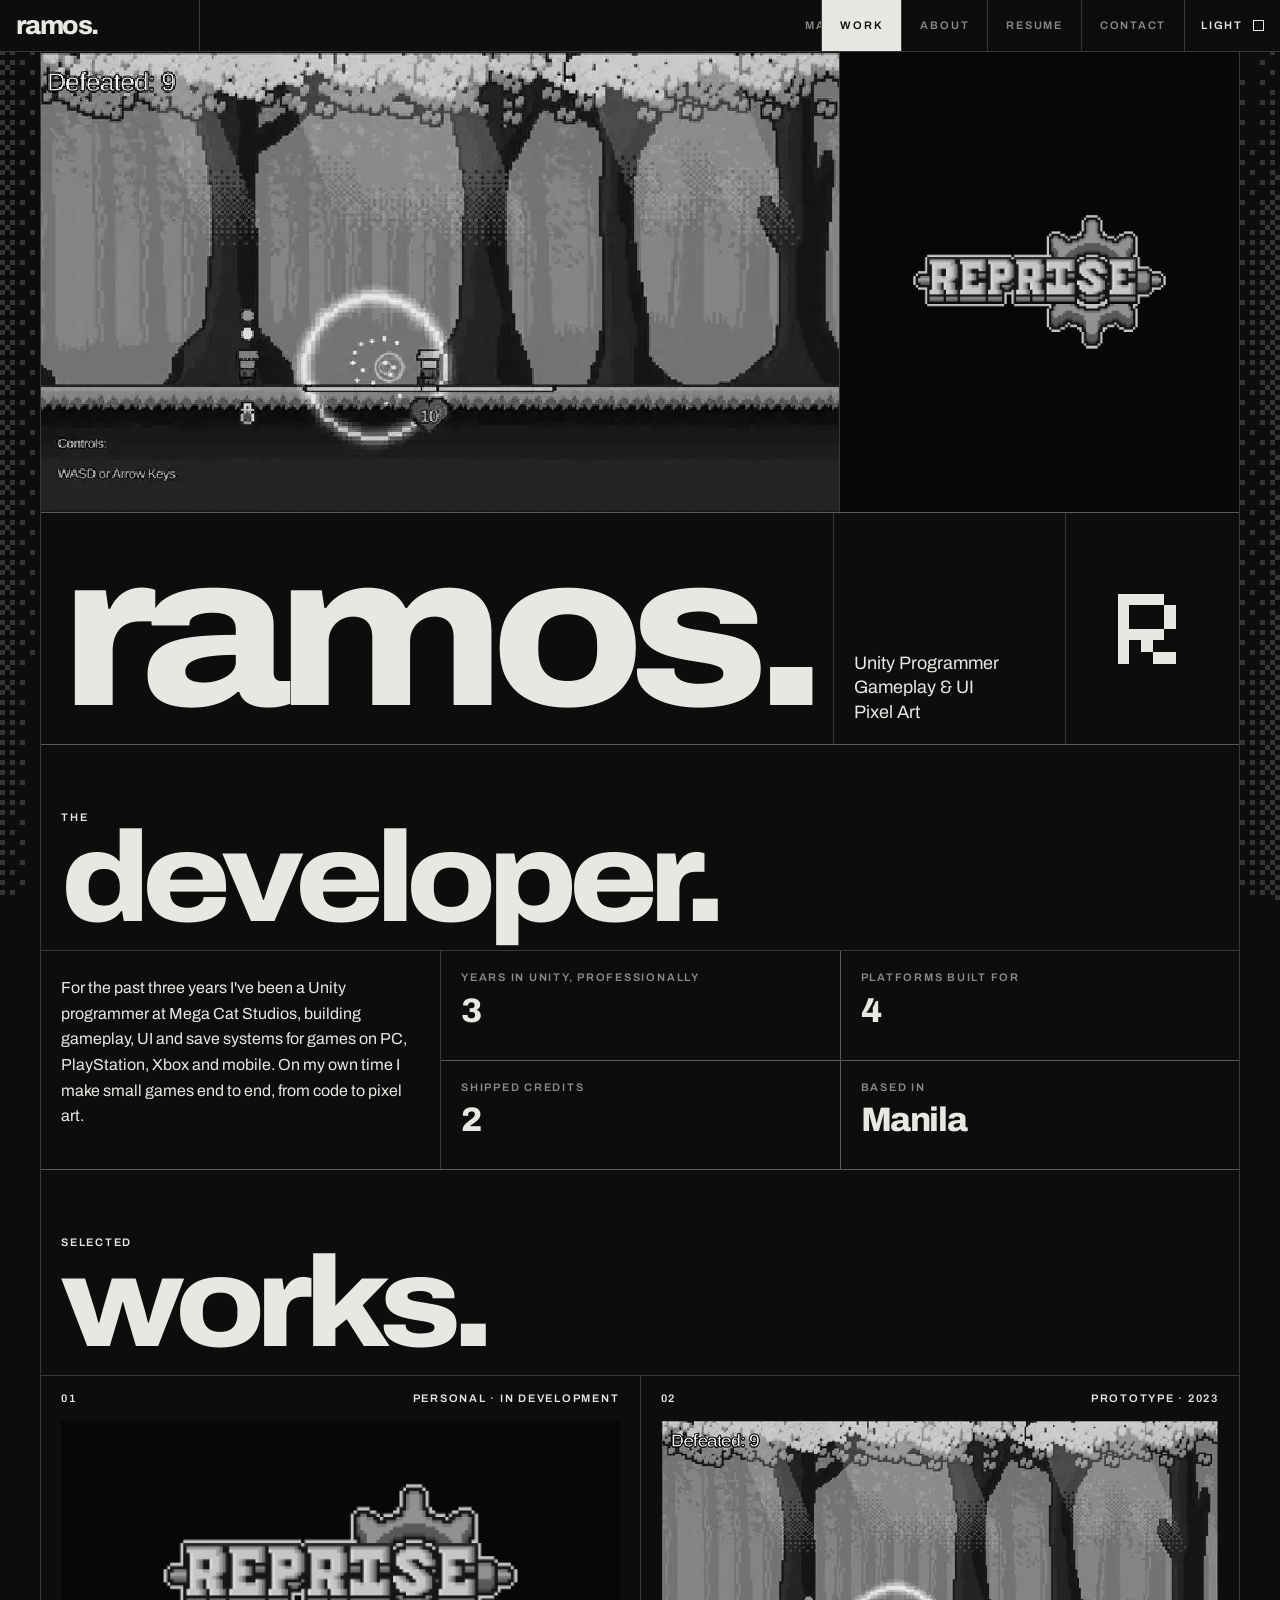
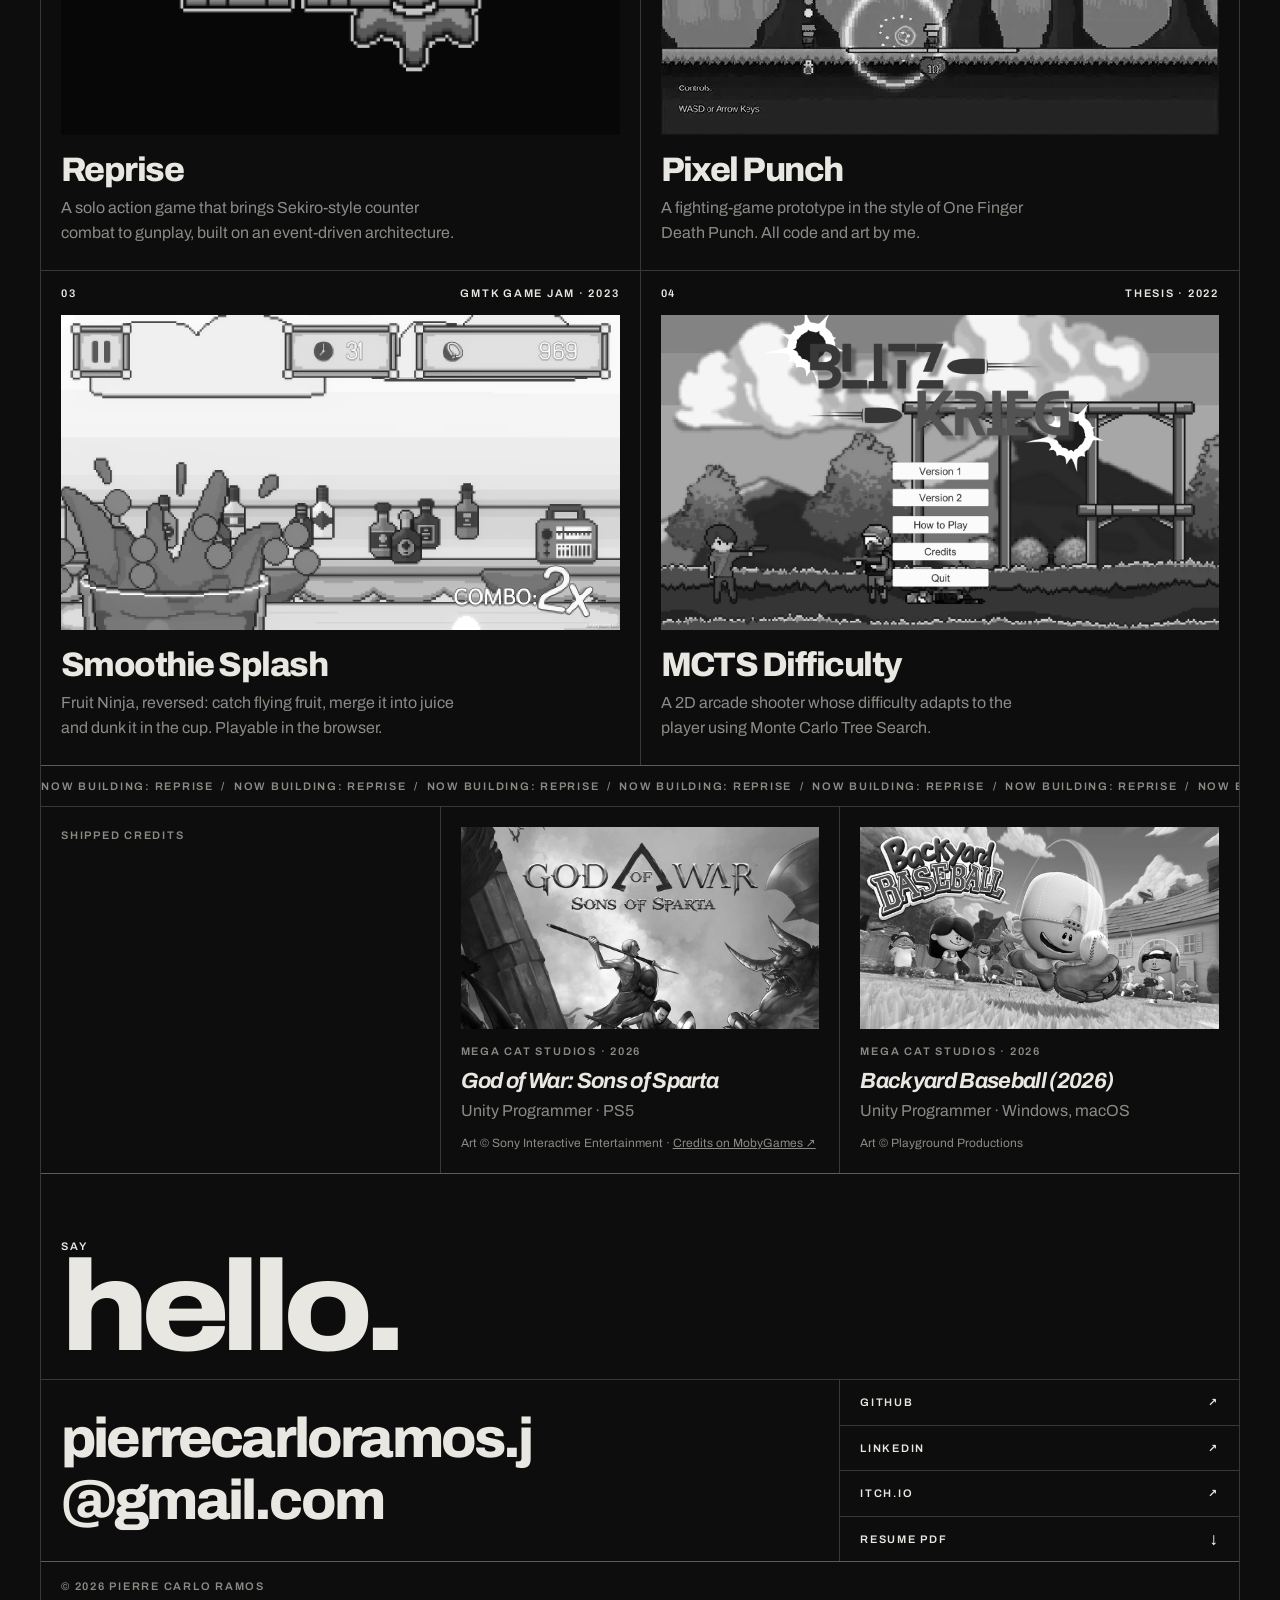
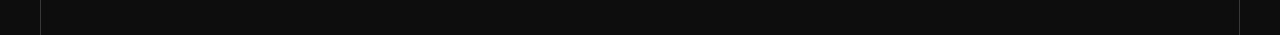
<file: docs/index.html>
<!doctype html>
<html lang="en" data-theme="dark">
<head>
  <meta charset="utf-8">
  <meta name="viewport" content="width=device-width, initial-scale=1">
  <title>Pierre Carlo Ramos · Unity Programmer</title>
  <meta name="description" content="Portfolio of Pierre Carlo Ramos, a Unity gameplay and UI programmer in Metro Manila working remotely.">
  <link rel="canonical" href="https://pierreramos.github.io/">
  <meta property="og:title" content="Pierre Carlo Ramos · Unity Programmer">
  <meta property="og:description" content="Portfolio of Pierre Carlo Ramos, a Unity gameplay and UI programmer in Metro Manila working remotely.">
  <meta property="og:type" content="website">
  <meta property="og:url" content="https://pierreramos.github.io/">
  <link rel="icon" href="data:image/svg+xml,%3Csvg xmlns='http://www.w3.org/2000/svg' viewBox='0 0 32 32'%3E%3Crect width='32' height='32' fill='%230d0d0d'/%3E%3Ctext x='16' y='23' font-family='Arial' font-weight='900' font-size='20' fill='%23e9e7e2' text-anchor='middle'%3Er.%3C/text%3E%3C/svg%3E">
  <link rel="preconnect" href="https://fonts.googleapis.com">
  <link rel="preconnect" href="https://fonts.gstatic.com" crossorigin>
  <link rel="stylesheet" href="https://fonts.googleapis.com/css2?family=Archivo:wdth,wght@62..125,400..900&display=swap">
  <link rel="stylesheet" href="css/style.css">
  <script>try { if (localStorage.getItem("theme") === "light") document.documentElement.dataset.theme = "light"; } catch (e) {}</script>
</head>
<body data-section="index.html">
<a class="skip-link" href="#content">Skip to content</a>
<header class="bar">
  <a class="logo" href="index.html" aria-label="Pierre Carlo Ramos, home">ramos.</a>
  <div class="ticker cap" aria-hidden="true"><span>Manila <b class="clock">--:--:--</b> PHT &nbsp;/&nbsp; Unity &nbsp;/&nbsp; C# &nbsp;/&nbsp; Gameplay systems &nbsp;/&nbsp; Game UI &nbsp;/&nbsp; Save systems &nbsp;/&nbsp; Pixel art &nbsp;/&nbsp; PC · PlayStation · Xbox · Mobile</span></div>
  <nav class="nav cap" id="nav" aria-label="Main">
    <a href="index.html">Work</a>
    <a href="about.html">About</a>
    <a href="resume.html">Resume</a>
    <a href="contact.html">Contact</a>
  </nav>
  <button class="theme-toggle cap" type="button" aria-pressed="false"><span>Light</span><i aria-hidden="true"></i></button>
  <button class="menu-toggle" type="button" aria-expanded="false" aria-controls="nav" aria-label="Menu"><b></b><b></b><b></b></button>
</header>
<main id="content" class="frame home">
    <div class="row hero-media">
      <figure class="shot" data-file="pixel-punch-cover.webp"><img src="assets/img/pixel-punch-cover.webp" alt="Pixel Punch gameplay"></figure>
      <figure class="shot" data-file="reprise-cover.png"><img class="fit" src="assets/img/reprise-cover.png" alt="Reprise logo"></figure>
    </div>
    <div class="row hero-name">
      <h1 class="big">ramos.<span class="sr-only"> Pierre Carlo Ramos, Unity programmer</span></h1>
      <p class="roles"><span>Unity Programmer</span><span>Gameplay &amp; UI</span><span>Pixel Art</span></p>
      <div class="mark" aria-hidden="true">
        <svg viewBox="0 0 8 8" shape-rendering="crispEdges" fill="currentColor"><path d="M1 1h4v1H1zM1 2h1v5H1zM5 2h1v2H5zM2 4h3v1H2zM3 5h1v1H3zM4 6h1v1H4zM5 6h1v1H5z"/></svg>
      </div>
    </div>

    <div class="section-head"><p class="cap">The</p><h2 class="big">developer.</h2></div>
    <div class="row bio">
      <p>For the past three years I've been a Unity programmer at Mega Cat Studios, building gameplay, UI and save
      systems for games on PC, PlayStation, Xbox and mobile. On my own time I make small games end to end, from code to
      pixel art.</p>
      <dl class="facts">
        <div><dt>Years in Unity, professionally</dt><dd>3</dd></div>
        <div><dt>Platforms built for</dt><dd>4</dd></div>
        <div><dt>Shipped credits</dt><dd>2</dd></div>
        <div><dt>Based in</dt><dd>Manila</dd></div>
      </dl>
    </div>

    <div class="section-head"><p class="cap">Selected</p><h2 class="big" id="work">works.</h2></div>
    <div class="row works">
      <a class="work" href="reprise.html">
        <header class="cap"><span>01</span><span>Personal · In development</span></header>
        <figure class="shot" data-file="reprise-cover.png"><img src="assets/img/reprise-cover.png" alt="" loading="lazy"></figure>
        <footer><h3>Reprise</h3><p>A solo action game that brings Sekiro-style counter combat to gunplay, built on an event-driven architecture.</p></footer>
      </a>
      <a class="work" href="pixel-punch.html">
        <header class="cap"><span>02</span><span>Prototype · 2023</span></header>
        <figure class="shot" data-file="pixel-punch-cover.webp"><img src="assets/img/pixel-punch-cover.webp" alt="" loading="lazy"></figure>
        <footer><h3>Pixel Punch</h3><p>A fighting-game prototype in the style of One Finger Death Punch. All code and art by me.</p></footer>
      </a>
      <a class="work" href="smoothie-splash.html">
        <header class="cap"><span>03</span><span>GMTK Game Jam · 2023</span></header>
        <figure class="shot" data-file="smoothie-splash-cover.png"><img src="assets/img/smoothie-splash-cover.png" alt="" loading="lazy"></figure>
        <footer><h3>Smoothie Splash</h3><p>Fruit Ninja, reversed: catch flying fruit, merge it into juice and dunk it in the cup. Playable in the browser.</p></footer>
      </a>
      <a class="work" href="thesis.html">
        <header class="cap"><span>04</span><span>Thesis · 2022</span></header>
        <figure class="shot" data-file="thesis-cover.png"><img src="assets/img/thesis-cover.png" alt="" loading="lazy"></figure>
        <footer><h3>MCTS Difficulty</h3><p>A 2D arcade shooter whose difficulty adapts to the player using Monte Carlo Tree Search.</p></footer>
      </a>
    </div>
    <a class="marquee cap" href="reprise.html" aria-label="Now building: Reprise"><span aria-hidden="true">Now building: Reprise &nbsp;/&nbsp; Now building: Reprise &nbsp;/&nbsp; Now building: Reprise &nbsp;/&nbsp; Now building: Reprise &nbsp;/&nbsp; Now building: Reprise &nbsp;/&nbsp; Now building: Reprise &nbsp;/&nbsp; Now building: Reprise &nbsp;/&nbsp; Now building: Reprise &nbsp;/&nbsp; Now building: Reprise &nbsp;/&nbsp; Now building: Reprise &nbsp;/&nbsp; Now building: Reprise &nbsp;/&nbsp; Now building: Reprise &nbsp;/&nbsp; Now building: Reprise &nbsp;/&nbsp; Now building: Reprise &nbsp;/&nbsp; Now building: Reprise &nbsp;/&nbsp; Now building: Reprise &nbsp;/&nbsp; </span></a>

    <div class="row credit-row">
      <div><p class="cap">Shipped credits</p></div>
      <div class="credit">
        <figure class="shot" data-file="credit-god-of-war.jpg"><img src="assets/img/credit-god-of-war.jpg" alt="God of War: Sons of Sparta cover art" loading="lazy"></figure>
        <p class="cap">Mega Cat Studios · 2026</p>
        <h3><i>God of War: Sons of Sparta</i></h3>
        <p>Unity Programmer · PS5</p>
        <p class="fine">Art © Sony Interactive Entertainment · <a href="https://www.mobygames.com/game/255146/god-of-war-sons-of-sparta/credits/playstation-5/">Credits on MobyGames ↗</a></p>
      </div>
      <div class="credit">
        <figure class="shot" data-file="credit-backyard-baseball.jpg"><img src="assets/img/credit-backyard-baseball.jpg" alt="Backyard Baseball cover art" loading="lazy"></figure>
        <p class="cap">Mega Cat Studios · 2026</p>
        <h3><i>Backyard Baseball (2026)</i></h3>
        <p>Unity Programmer · Windows, macOS</p>
        <p class="fine">Art © Playground Productions</p>
      </div>
    </div>

    <div class="section-head"><p class="cap">Say</p><h2 class="big">hello.</h2></div>
    <div class="row say">
      <a class="mail" href="mailto:pierrecarloramos.j@gmail.com">pierrecarloramos.j<br>@gmail.com</a>
      <div class="out cap">
        <a href="https://github.com/PierreRamos">GitHub <span aria-hidden="true">↗</span></a>
        <a href="https://www.linkedin.com/in/pierrecarloramos">LinkedIn <span aria-hidden="true">↗</span></a>
        <a href="https://pierrymarbles.itch.io">itch.io <span aria-hidden="true">↗</span></a>
        <a href="assets/Ramos_PierreCarlo_Resume.pdf" download>Resume PDF <span aria-hidden="true">↓</span></a>
      </div>
    </div>
  <footer class="foot cap"><span>© 2026 Pierre Carlo Ramos</span></footer>
  </main>
<script src="js/main.js"></script>
</body>
</html>
</file>
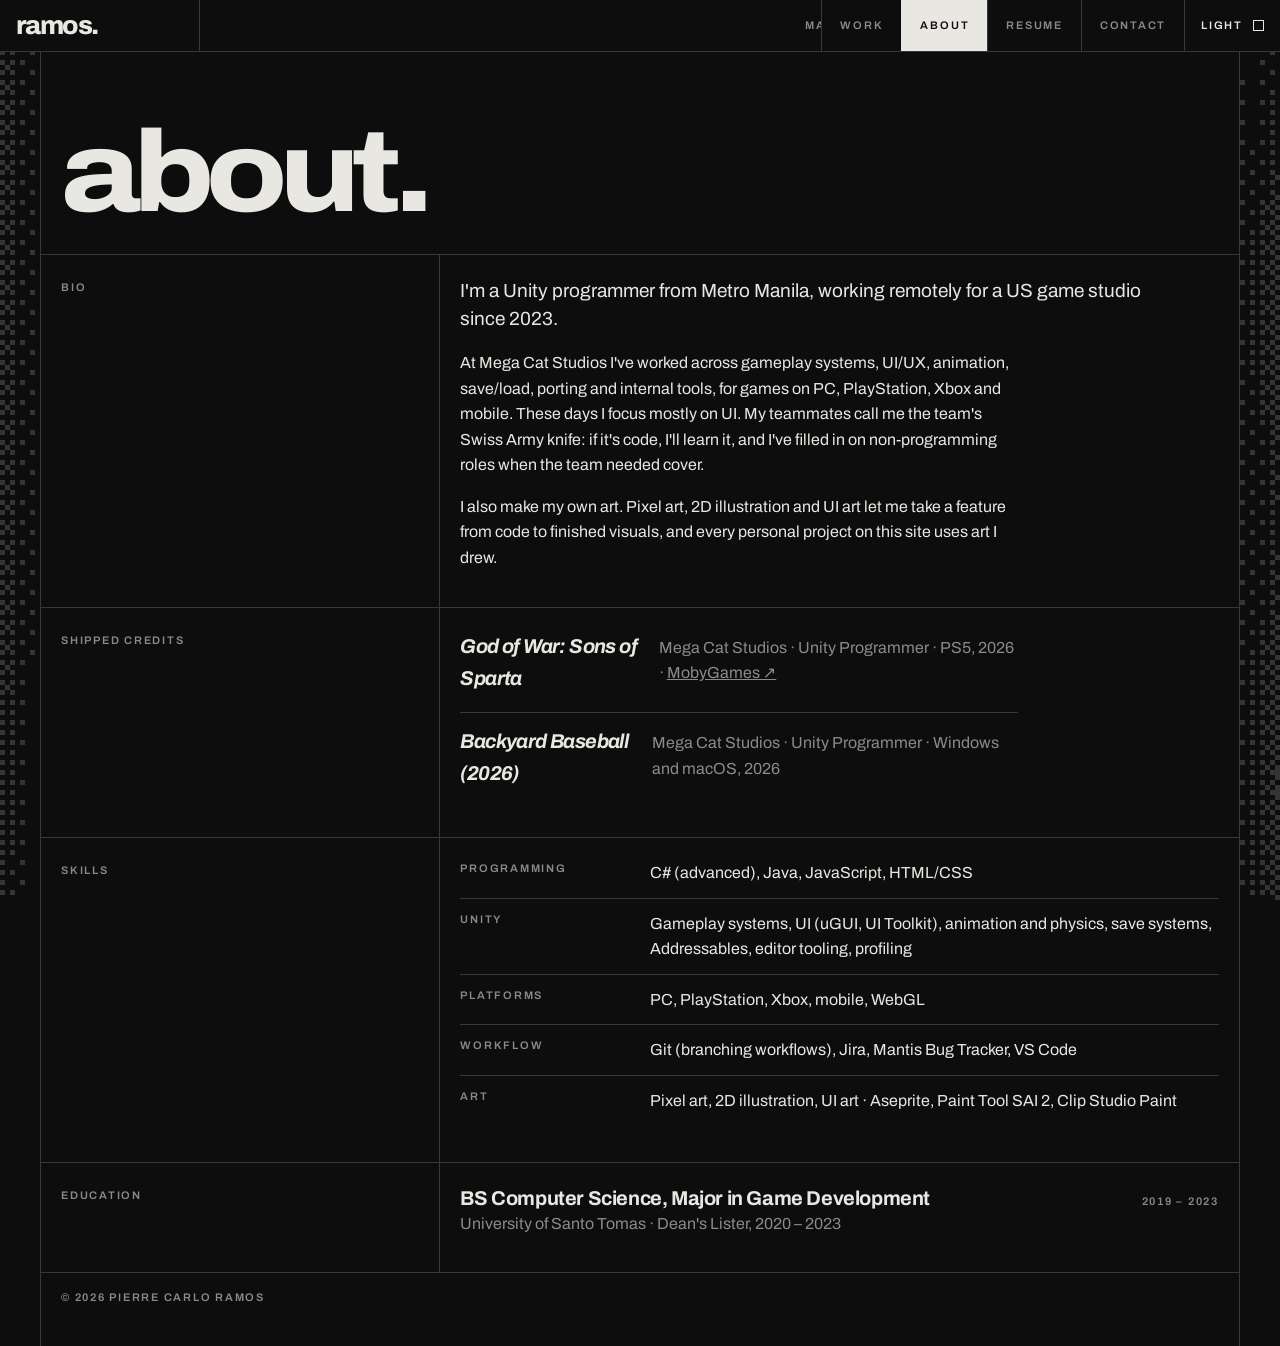
<file: docs/about.html>
<!doctype html>
<html lang="en" data-theme="dark">
<head>
  <meta charset="utf-8">
  <meta name="viewport" content="width=device-width, initial-scale=1">
  <title>About · Pierre Carlo Ramos</title>
  <meta name="description" content="About Pierre Carlo Ramos: Unity programmer, shipped credits, skills and education.">
  <link rel="canonical" href="https://pierreramos.github.io/about.html">
  <meta property="og:title" content="About · Pierre Carlo Ramos">
  <meta property="og:description" content="About Pierre Carlo Ramos: Unity programmer, shipped credits, skills and education.">
  <meta property="og:type" content="website">
  <meta property="og:url" content="https://pierreramos.github.io/about.html">
  <link rel="icon" href="data:image/svg+xml,%3Csvg xmlns='http://www.w3.org/2000/svg' viewBox='0 0 32 32'%3E%3Crect width='32' height='32' fill='%230d0d0d'/%3E%3Ctext x='16' y='23' font-family='Arial' font-weight='900' font-size='20' fill='%23e9e7e2' text-anchor='middle'%3Er.%3C/text%3E%3C/svg%3E">
  <link rel="preconnect" href="https://fonts.googleapis.com">
  <link rel="preconnect" href="https://fonts.gstatic.com" crossorigin>
  <link rel="stylesheet" href="https://fonts.googleapis.com/css2?family=Archivo:wdth,wght@62..125,400..900&display=swap">
  <link rel="stylesheet" href="css/style.css">
  <script>try { if (localStorage.getItem("theme") === "light") document.documentElement.dataset.theme = "light"; } catch (e) {}</script>
</head>
<body data-section="about.html">
<a class="skip-link" href="#content">Skip to content</a>
<header class="bar">
  <a class="logo" href="index.html" aria-label="Pierre Carlo Ramos, home">ramos.</a>
  <div class="ticker cap" aria-hidden="true"><span>Manila <b class="clock">--:--:--</b> PHT &nbsp;/&nbsp; Unity &nbsp;/&nbsp; C# &nbsp;/&nbsp; Gameplay systems &nbsp;/&nbsp; Game UI &nbsp;/&nbsp; Save systems &nbsp;/&nbsp; Pixel art &nbsp;/&nbsp; PC · PlayStation · Xbox · Mobile</span></div>
  <nav class="nav cap" id="nav" aria-label="Main">
    <a href="index.html">Work</a>
    <a href="about.html">About</a>
    <a href="resume.html">Resume</a>
    <a href="contact.html">Contact</a>
  </nav>
  <button class="theme-toggle cap" type="button" aria-pressed="false"><span>Light</span><i aria-hidden="true"></i></button>
  <button class="menu-toggle" type="button" aria-expanded="false" aria-controls="nav" aria-label="Menu"><b></b><b></b><b></b></button>
</header>
<main id="content" class="frame">
    <header class="page-head">
      <h1>about.</h1>
    </header>
    <section class="block"><h2>Bio</h2><div class="body"><p class="lead">I'm a Unity programmer from Metro Manila, working remotely for a US game studio since 2023.</p>
      <p>At Mega Cat Studios I've worked across gameplay systems, UI/UX, animation, save/load, porting and internal
      tools, for games on PC, PlayStation, Xbox and mobile. These days I focus mostly on UI. My teammates call me the
      team's Swiss Army knife: if it's code, I'll learn it, and I've filled in on non-programming roles when the team
      needed cover.</p>
      <p>I also make my own art. Pixel art, 2D illustration and UI art let me take a feature from code to finished
      visuals, and every personal project on this site uses art I drew.</p></div></section>
    <section class="block" aria-labelledby="credits"><h2 id="credits">Shipped credits</h2><div class="body"><ul class="credits">
        <li><span class="title"><i>God of War: Sons of Sparta</i></span><span class="meta">Mega Cat Studios · Unity Programmer · PS5, 2026 · <a href="https://www.mobygames.com/game/255146/god-of-war-sons-of-sparta/credits/playstation-5/">MobyGames ↗</a></span></li>
        <li><span class="title"><i>Backyard Baseball (2026)</i></span><span class="meta">Mega Cat Studios · Unity Programmer · Windows and macOS, 2026</span></li>
      </ul></div></section>
    <section class="block" aria-labelledby="skills"><h2 id="skills">Skills</h2><div class="body"><dl class="skills">
        <dt>Programming</dt><dd>C# (advanced), Java, JavaScript, HTML/CSS</dd>
        <dt>Unity</dt><dd>Gameplay systems, UI (uGUI, UI Toolkit), animation and physics, save systems, Addressables, editor tooling, profiling</dd>
        <dt>Platforms</dt><dd>PC, PlayStation, Xbox, mobile, WebGL</dd>
        <dt>Workflow</dt><dd>Git (branching workflows), Jira, Mantis Bug Tracker, VS Code</dd>
        <dt>Art</dt><dd>Pixel art, 2D illustration, UI art · Aseprite, Paint Tool SAI 2, Clip Studio Paint</dd>
      </dl></div></section>
    <section class="block" aria-labelledby="edu"><h2 id="edu">Education</h2><div class="body"><div class="entry">
        <div class="entry-head"><h3>BS Computer Science, Major in Game Development</h3><span class="when">2019 – 2023</span></div>
        <p class="sub">University of Santo Tomas · Dean's Lister, 2020 – 2023</p>
      </div></div></section>
  <footer class="foot cap"><span>© 2026 Pierre Carlo Ramos</span></footer>
  </main>
<script src="js/main.js"></script>
</body>
</html>
</file>
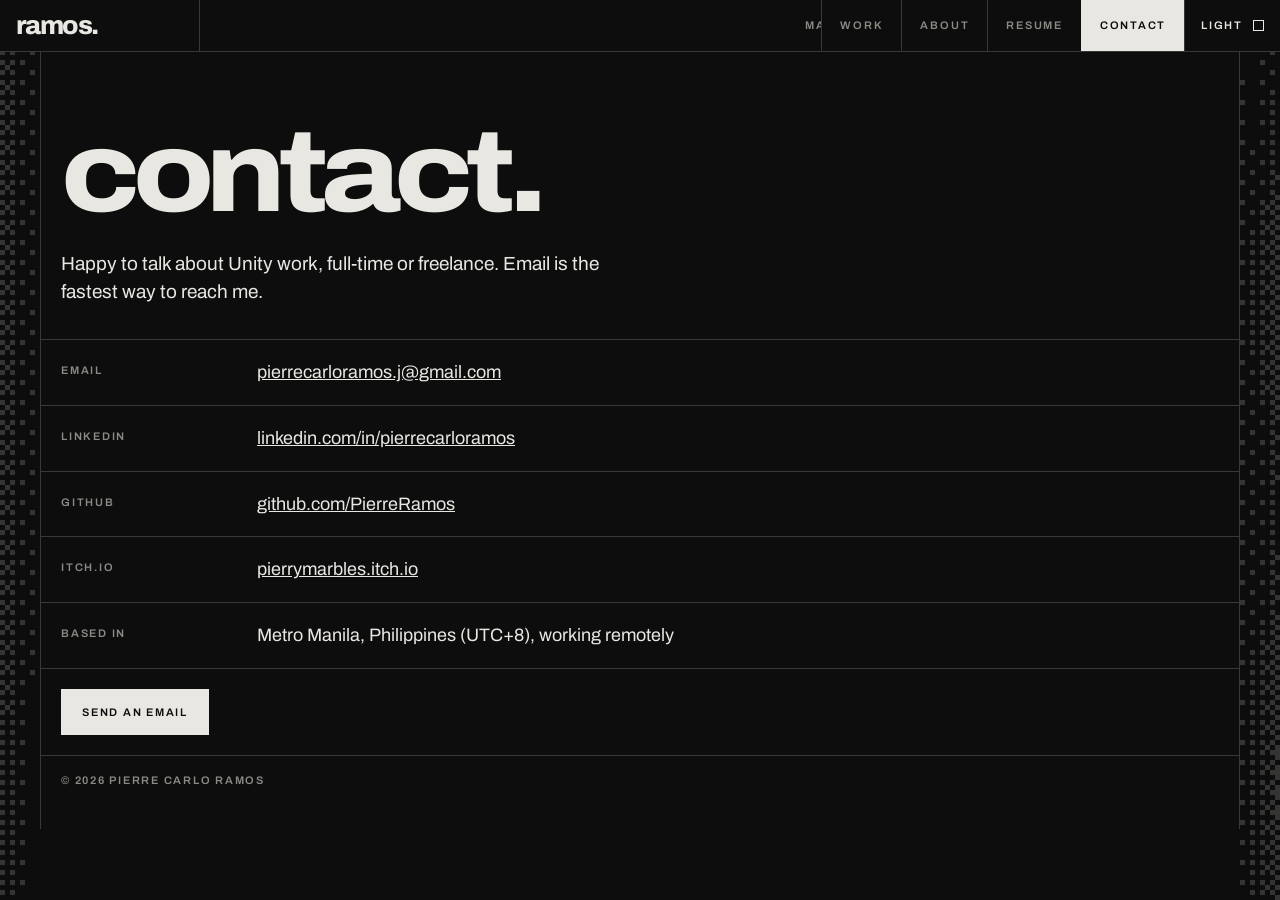
<file: docs/contact.html>
<!doctype html>
<html lang="en" data-theme="dark">
<head>
  <meta charset="utf-8">
  <meta name="viewport" content="width=device-width, initial-scale=1">
  <title>Contact · Pierre Carlo Ramos</title>
  <meta name="description" content="Get in touch with Pierre Carlo Ramos.">
  <link rel="canonical" href="https://pierreramos.github.io/contact.html">
  <meta property="og:title" content="Contact · Pierre Carlo Ramos">
  <meta property="og:description" content="Get in touch with Pierre Carlo Ramos.">
  <meta property="og:type" content="website">
  <meta property="og:url" content="https://pierreramos.github.io/contact.html">
  <link rel="icon" href="data:image/svg+xml,%3Csvg xmlns='http://www.w3.org/2000/svg' viewBox='0 0 32 32'%3E%3Crect width='32' height='32' fill='%230d0d0d'/%3E%3Ctext x='16' y='23' font-family='Arial' font-weight='900' font-size='20' fill='%23e9e7e2' text-anchor='middle'%3Er.%3C/text%3E%3C/svg%3E">
  <link rel="preconnect" href="https://fonts.googleapis.com">
  <link rel="preconnect" href="https://fonts.gstatic.com" crossorigin>
  <link rel="stylesheet" href="https://fonts.googleapis.com/css2?family=Archivo:wdth,wght@62..125,400..900&display=swap">
  <link rel="stylesheet" href="css/style.css">
  <script>try { if (localStorage.getItem("theme") === "light") document.documentElement.dataset.theme = "light"; } catch (e) {}</script>
</head>
<body data-section="contact.html">
<a class="skip-link" href="#content">Skip to content</a>
<header class="bar">
  <a class="logo" href="index.html" aria-label="Pierre Carlo Ramos, home">ramos.</a>
  <div class="ticker cap" aria-hidden="true"><span>Manila <b class="clock">--:--:--</b> PHT &nbsp;/&nbsp; Unity &nbsp;/&nbsp; C# &nbsp;/&nbsp; Gameplay systems &nbsp;/&nbsp; Game UI &nbsp;/&nbsp; Save systems &nbsp;/&nbsp; Pixel art &nbsp;/&nbsp; PC · PlayStation · Xbox · Mobile</span></div>
  <nav class="nav cap" id="nav" aria-label="Main">
    <a href="index.html">Work</a>
    <a href="about.html">About</a>
    <a href="resume.html">Resume</a>
    <a href="contact.html">Contact</a>
  </nav>
  <button class="theme-toggle cap" type="button" aria-pressed="false"><span>Light</span><i aria-hidden="true"></i></button>
  <button class="menu-toggle" type="button" aria-expanded="false" aria-controls="nav" aria-label="Menu"><b></b><b></b><b></b></button>
</header>
<main id="content" class="frame">
    <header class="page-head">
      <h1>contact.</h1>
      <p class="lead">Happy to talk about Unity work, full-time or freelance. Email is the fastest way to reach me.</p>
    </header>
    <ul class="contact-list">
      <li><span class="label">Email</span><a href="mailto:pierrecarloramos.j@gmail.com">pierrecarloramos.j@gmail.com</a></li>
      <li><span class="label">LinkedIn</span><a href="https://www.linkedin.com/in/pierrecarloramos">linkedin.com/in/pierrecarloramos</a></li>
      <li><span class="label">GitHub</span><a href="https://github.com/PierreRamos">github.com/PierreRamos</a></li>
      <li><span class="label">itch.io</span><a href="https://pierrymarbles.itch.io">pierrymarbles.itch.io</a></li>
      <li><span class="label">Based in</span><span>Metro Manila, Philippines (UTC+8), working remotely</span></li>
    </ul>
    <p><a class="button primary" href="mailto:pierrecarloramos.j@gmail.com">Send an email</a></p>
  <footer class="foot cap"><span>© 2026 Pierre Carlo Ramos</span></footer>
  </main>
<script src="js/main.js"></script>
</body>
</html>
</file>
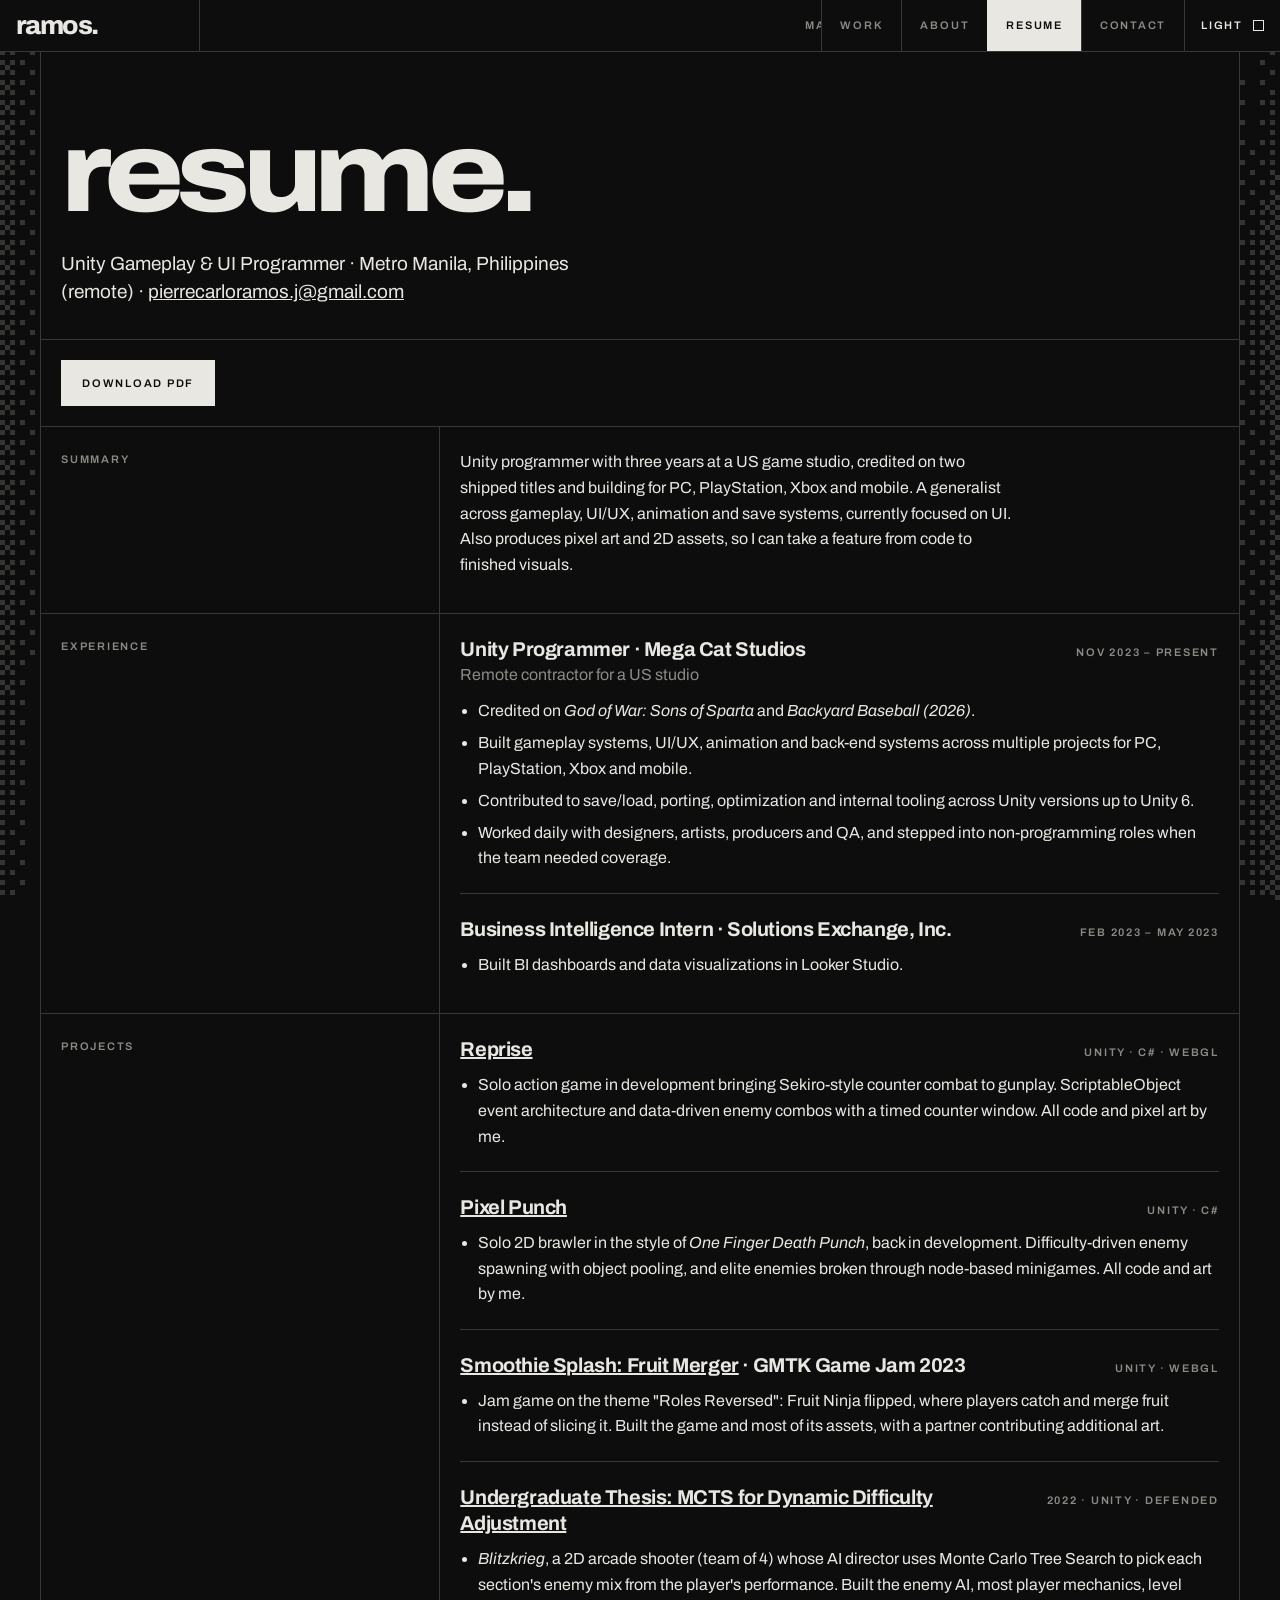
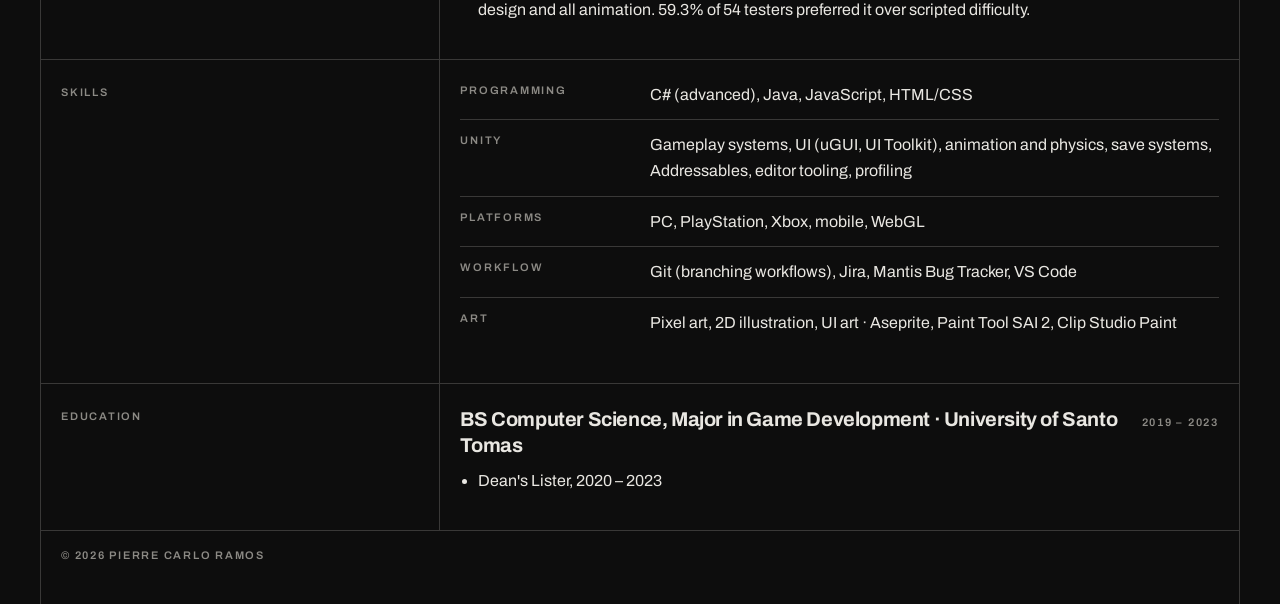
<file: docs/resume.html>
<!doctype html>
<html lang="en" data-theme="dark">
<head>
  <meta charset="utf-8">
  <meta name="viewport" content="width=device-width, initial-scale=1">
  <title>Resume · Pierre Carlo Ramos</title>
  <meta name="description" content="Resume of Pierre Carlo Ramos, Unity Gameplay and UI Programmer.">
  <link rel="canonical" href="https://pierreramos.github.io/resume.html">
  <meta property="og:title" content="Resume · Pierre Carlo Ramos">
  <meta property="og:description" content="Resume of Pierre Carlo Ramos, Unity Gameplay and UI Programmer.">
  <meta property="og:type" content="website">
  <meta property="og:url" content="https://pierreramos.github.io/resume.html">
  <link rel="icon" href="data:image/svg+xml,%3Csvg xmlns='http://www.w3.org/2000/svg' viewBox='0 0 32 32'%3E%3Crect width='32' height='32' fill='%230d0d0d'/%3E%3Ctext x='16' y='23' font-family='Arial' font-weight='900' font-size='20' fill='%23e9e7e2' text-anchor='middle'%3Er.%3C/text%3E%3C/svg%3E">
  <link rel="preconnect" href="https://fonts.googleapis.com">
  <link rel="preconnect" href="https://fonts.gstatic.com" crossorigin>
  <link rel="stylesheet" href="https://fonts.googleapis.com/css2?family=Archivo:wdth,wght@62..125,400..900&display=swap">
  <link rel="stylesheet" href="css/style.css">
  <script>try { if (localStorage.getItem("theme") === "light") document.documentElement.dataset.theme = "light"; } catch (e) {}</script>
</head>
<body data-section="resume.html">
<a class="skip-link" href="#content">Skip to content</a>
<header class="bar">
  <a class="logo" href="index.html" aria-label="Pierre Carlo Ramos, home">ramos.</a>
  <div class="ticker cap" aria-hidden="true"><span>Manila <b class="clock">--:--:--</b> PHT &nbsp;/&nbsp; Unity &nbsp;/&nbsp; C# &nbsp;/&nbsp; Gameplay systems &nbsp;/&nbsp; Game UI &nbsp;/&nbsp; Save systems &nbsp;/&nbsp; Pixel art &nbsp;/&nbsp; PC · PlayStation · Xbox · Mobile</span></div>
  <nav class="nav cap" id="nav" aria-label="Main">
    <a href="index.html">Work</a>
    <a href="about.html">About</a>
    <a href="resume.html">Resume</a>
    <a href="contact.html">Contact</a>
  </nav>
  <button class="theme-toggle cap" type="button" aria-pressed="false"><span>Light</span><i aria-hidden="true"></i></button>
  <button class="menu-toggle" type="button" aria-expanded="false" aria-controls="nav" aria-label="Menu"><b></b><b></b><b></b></button>
</header>
<main id="content" class="frame">
    <header class="page-head">
      <h1>resume.</h1>
      <p class="lead">Unity Gameplay &amp; UI Programmer · Metro Manila, Philippines (remote) ·
        <a href="mailto:pierrecarloramos.j@gmail.com">pierrecarloramos.j@gmail.com</a></p>
    </header>
    <p class="no-print"><a class="button primary" href="assets/Ramos_PierreCarlo_Resume.pdf" download>Download PDF</a></p>
    <section class="block" aria-labelledby="summary"><h2 id="summary">Summary</h2><div class="body"><p class="prose">Unity programmer with three years at a US game studio, credited on two shipped titles and
      building for PC, PlayStation, Xbox and mobile. A generalist across gameplay, UI/UX, animation and save systems,
      currently focused on UI. Also produces pixel art and 2D assets, so I can take a feature from code to finished
      visuals.</p></div></section>
    <section class="block" aria-labelledby="experience"><h2 id="experience">Experience</h2><div class="body"><div class="entry">
        <div class="entry-head"><h3>Unity Programmer · Mega Cat Studios</h3><span class="when">Nov 2023 – Present</span></div>
        <p class="sub">Remote contractor for a US studio</p>
        <ul>
          <li>Credited on <i>God of War: Sons of Sparta</i> and <i>Backyard Baseball (2026)</i>.</li>
          <li>Built gameplay systems, UI/UX, animation and back-end systems across multiple projects for PC, PlayStation, Xbox and mobile.</li>
          <li>Contributed to save/load, porting, optimization and internal tooling across Unity versions up to Unity 6.</li>
          <li>Worked daily with designers, artists, producers and QA, and stepped into non-programming roles when the team needed coverage.</li>
        </ul>
      </div>
      <div class="entry">
        <div class="entry-head"><h3>Business Intelligence Intern · Solutions Exchange, Inc.</h3><span class="when">Feb 2023 – May 2023</span></div>
        <ul><li>Built BI dashboards and data visualizations in Looker Studio.</li></ul>
      </div></div></section>
    <section class="block" aria-labelledby="projects"><h2 id="projects">Projects</h2><div class="body"><div class="entry">
        <div class="entry-head"><h3><a href="reprise.html">Reprise</a></h3><span class="when">Unity · C# · WebGL</span></div>
        <ul><li>Solo action game in development bringing Sekiro-style counter combat to gunplay. ScriptableObject event architecture and data-driven enemy combos with a timed counter window. All code and pixel art by me.</li></ul>
      </div>
      <div class="entry">
        <div class="entry-head"><h3><a href="pixel-punch.html">Pixel Punch</a></h3><span class="when">Unity · C#</span></div>
        <ul><li>Solo 2D brawler in the style of <i>One Finger Death Punch</i>, back in development. Difficulty-driven enemy spawning with object pooling, and elite enemies broken through node-based minigames. All code and art by me.</li></ul>
      </div>
      <div class="entry">
        <div class="entry-head"><h3><a href="smoothie-splash.html">Smoothie Splash: Fruit Merger</a> · GMTK Game Jam 2023</h3><span class="when">Unity · WebGL</span></div>
        <ul><li>Jam game on the theme "Roles Reversed": Fruit Ninja flipped, where players catch and merge fruit instead of slicing it. Built the game and most of its assets, with a partner contributing additional art.</li></ul>
      </div>
      <div class="entry">
        <div class="entry-head"><h3><a href="thesis.html">Undergraduate Thesis: MCTS for Dynamic Difficulty Adjustment</a></h3><span class="when">2022 · Unity · Defended</span></div>
        <ul><li><i>Blitzkrieg</i>, a 2D arcade shooter (team of 4) whose AI director uses Monte Carlo Tree Search to pick each section's enemy mix from the player's performance. Built the enemy AI, most player mechanics, level design and all animation. 59.3% of 54 testers preferred it over scripted difficulty.</li></ul>
      </div></div></section>
    <section class="block" aria-labelledby="skills"><h2 id="skills">Skills</h2><div class="body"><dl class="skills">
        <dt>Programming</dt><dd>C# (advanced), Java, JavaScript, HTML/CSS</dd>
        <dt>Unity</dt><dd>Gameplay systems, UI (uGUI, UI Toolkit), animation and physics, save systems, Addressables, editor tooling, profiling</dd>
        <dt>Platforms</dt><dd>PC, PlayStation, Xbox, mobile, WebGL</dd>
        <dt>Workflow</dt><dd>Git (branching workflows), Jira, Mantis Bug Tracker, VS Code</dd>
        <dt>Art</dt><dd>Pixel art, 2D illustration, UI art · Aseprite, Paint Tool SAI 2, Clip Studio Paint</dd>
      </dl></div></section>
    <section class="block" aria-labelledby="edu"><h2 id="edu">Education</h2><div class="body"><div class="entry">
        <div class="entry-head"><h3>BS Computer Science, Major in Game Development · University of Santo Tomas</h3><span class="when">2019 – 2023</span></div>
        <ul><li>Dean's Lister, 2020 – 2023</li></ul>
      </div></div></section>
  <footer class="foot cap"><span>© 2026 Pierre Carlo Ramos</span></footer>
  </main>
<script src="js/main.js"></script>
</body>
</html>
</file>
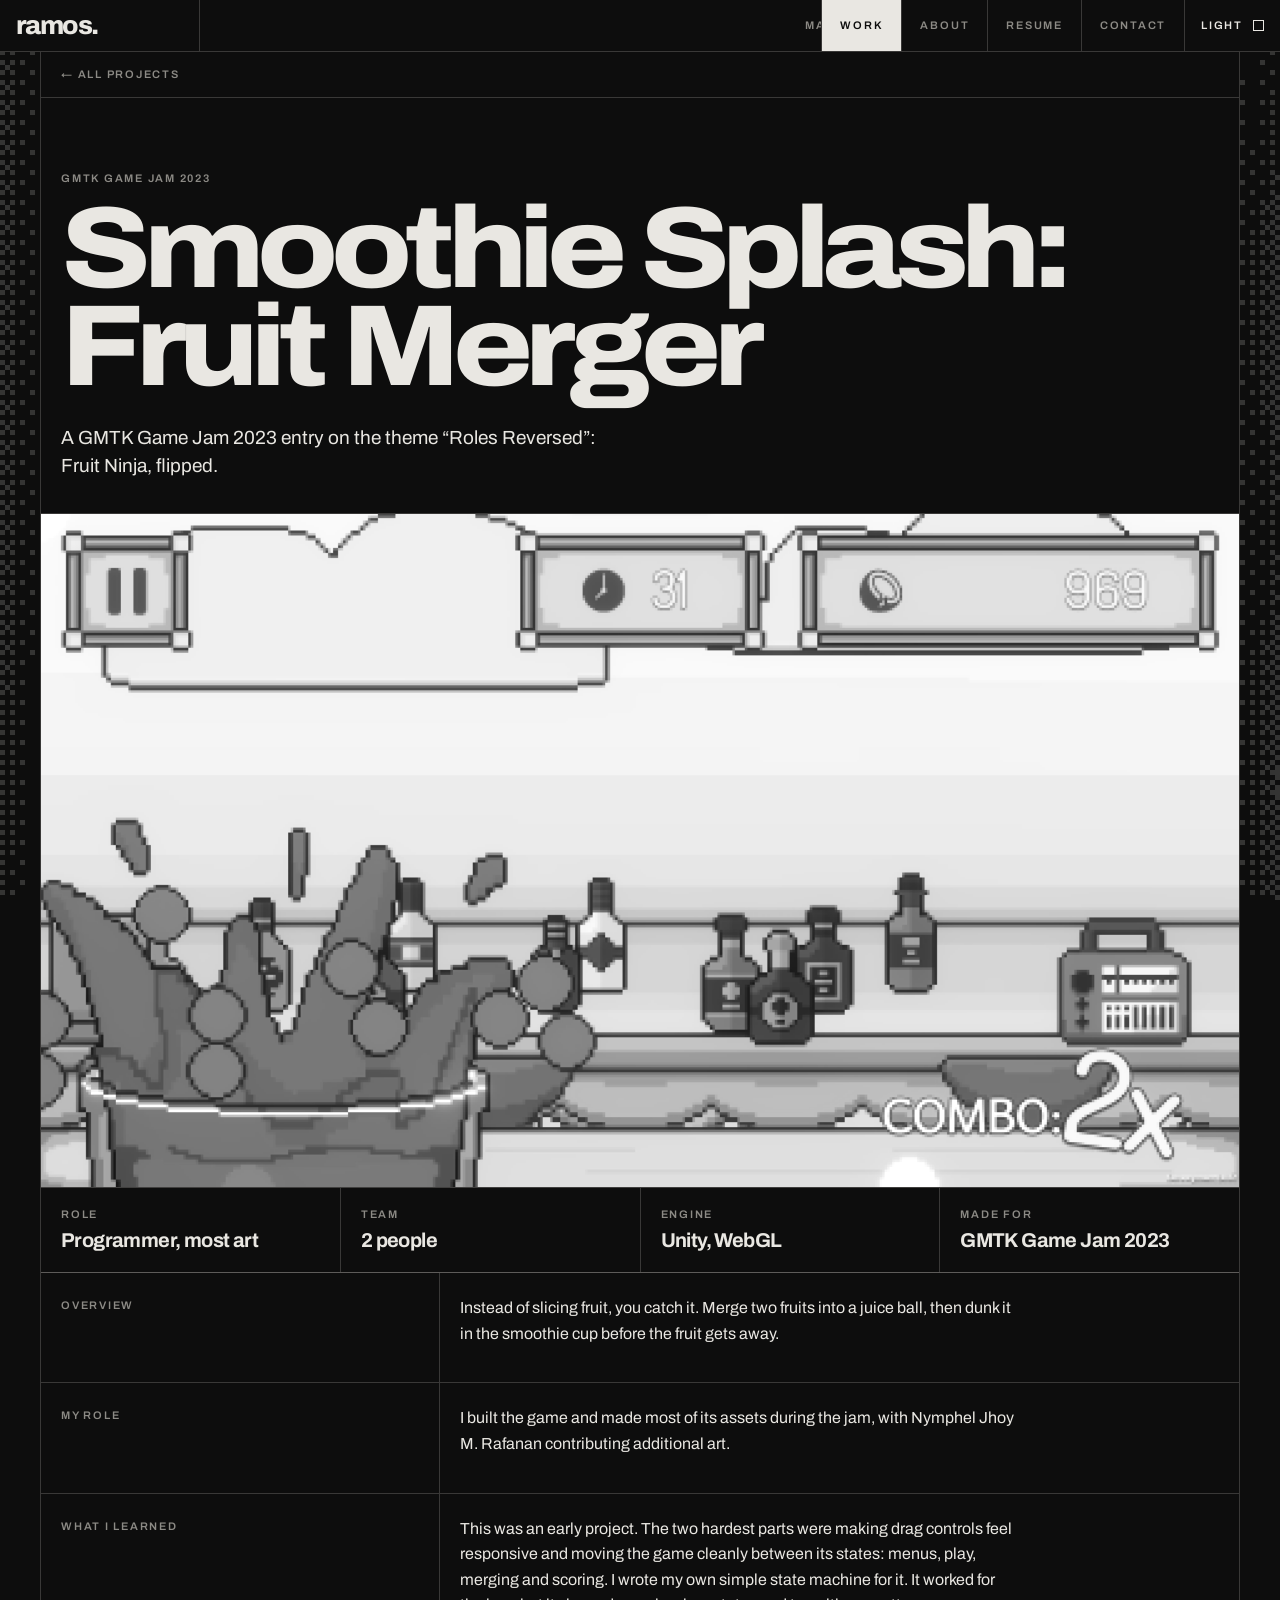
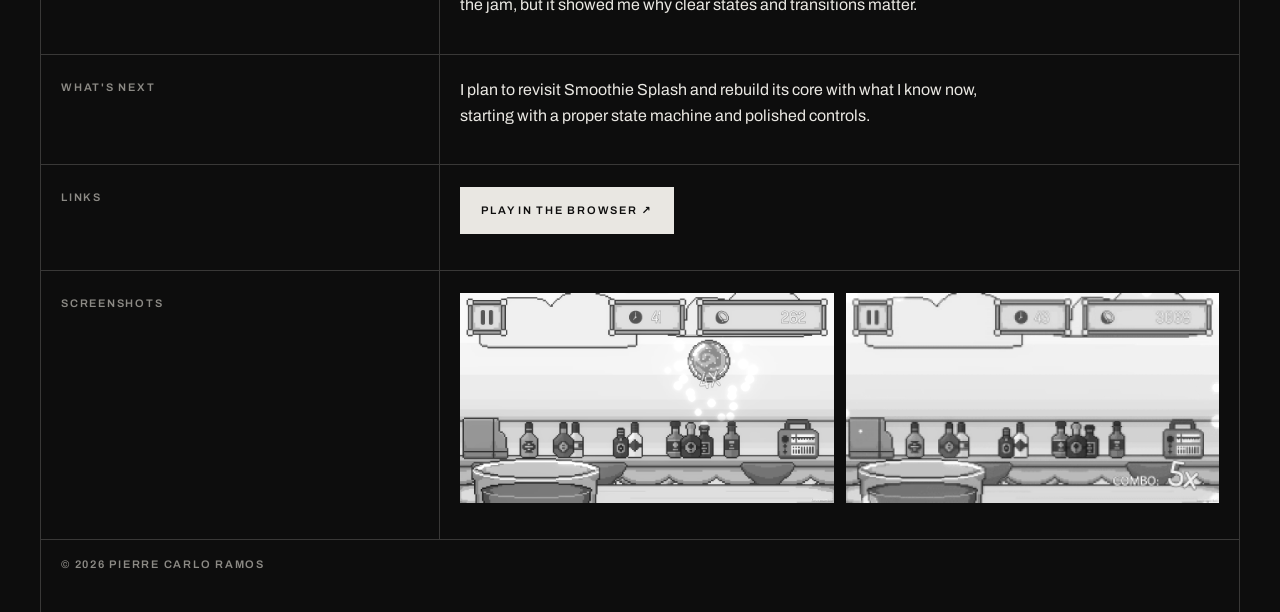
<file: docs/smoothie-splash.html>
<!doctype html>
<html lang="en" data-theme="dark">
<head>
  <meta charset="utf-8">
  <meta name="viewport" content="width=device-width, initial-scale=1">
  <title>Smoothie Splash: Fruit Merger · Pierre Carlo Ramos</title>
  <meta name="description" content="Smoothie Splash: Fruit Merger, a GMTK Game Jam 2023 entry that turns Fruit Ninja around.">
  <link rel="canonical" href="https://pierreramos.github.io/smoothie-splash.html">
  <meta property="og:title" content="Smoothie Splash: Fruit Merger · Pierre Carlo Ramos">
  <meta property="og:description" content="Smoothie Splash: Fruit Merger, a GMTK Game Jam 2023 entry that turns Fruit Ninja around.">
  <meta property="og:type" content="website">
  <meta property="og:url" content="https://pierreramos.github.io/smoothie-splash.html">
  <link rel="icon" href="data:image/svg+xml,%3Csvg xmlns='http://www.w3.org/2000/svg' viewBox='0 0 32 32'%3E%3Crect width='32' height='32' fill='%230d0d0d'/%3E%3Ctext x='16' y='23' font-family='Arial' font-weight='900' font-size='20' fill='%23e9e7e2' text-anchor='middle'%3Er.%3C/text%3E%3C/svg%3E">
  <link rel="preconnect" href="https://fonts.googleapis.com">
  <link rel="preconnect" href="https://fonts.gstatic.com" crossorigin>
  <link rel="stylesheet" href="https://fonts.googleapis.com/css2?family=Archivo:wdth,wght@62..125,400..900&display=swap">
  <link rel="stylesheet" href="css/style.css">
  <script>try { if (localStorage.getItem("theme") === "light") document.documentElement.dataset.theme = "light"; } catch (e) {}</script>
</head>
<body data-section="index.html">
<a class="skip-link" href="#content">Skip to content</a>
<header class="bar">
  <a class="logo" href="index.html" aria-label="Pierre Carlo Ramos, home">ramos.</a>
  <div class="ticker cap" aria-hidden="true"><span>Manila <b class="clock">--:--:--</b> PHT &nbsp;/&nbsp; Unity &nbsp;/&nbsp; C# &nbsp;/&nbsp; Gameplay systems &nbsp;/&nbsp; Game UI &nbsp;/&nbsp; Save systems &nbsp;/&nbsp; Pixel art &nbsp;/&nbsp; PC · PlayStation · Xbox · Mobile</span></div>
  <nav class="nav cap" id="nav" aria-label="Main">
    <a href="index.html">Work</a>
    <a href="about.html">About</a>
    <a href="resume.html">Resume</a>
    <a href="contact.html">Contact</a>
  </nav>
  <button class="theme-toggle cap" type="button" aria-pressed="false"><span>Light</span><i aria-hidden="true"></i></button>
  <button class="menu-toggle" type="button" aria-expanded="false" aria-controls="nav" aria-label="Menu"><b></b><b></b><b></b></button>
</header>
<main id="content" class="frame">
    <a class="back" href="index.html">← All projects</a>
    <header class="page-head">
      <p class="note">GMTK Game Jam 2023</p>
      <h1>Smoothie Splash: Fruit Merger</h1>
      <p class="lead">A GMTK Game Jam 2023 entry on the theme “Roles Reversed”: Fruit Ninja, flipped.</p>
    </header>
    <figure class="shot hero-shot" data-file="smoothie-splash-cover.png"><img src="assets/img/smoothie-splash-cover.png" alt="Smoothie Splash: Fruit Merger key art" loading="lazy"></figure>
    <dl class="facts"><div><dt>Role</dt><dd>Programmer, most art</dd></div><div><dt>Team</dt><dd>2 people</dd></div><div><dt>Engine</dt><dd>Unity, WebGL</dd></div><div><dt>Made for</dt><dd>GMTK Game Jam 2023</dd></div></dl>
    <section class="block"><h2>Overview</h2><div class="body"><p>Instead of slicing fruit, you catch it. Merge two fruits into a juice ball, then dunk it in the smoothie cup
        before the fruit gets away.</p></div></section>
    <section class="block"><h2>My role</h2><div class="body"><p>I built the game and made most of its assets during the jam, with Nymphel Jhoy M. Rafanan contributing
        additional art.</p></div></section>
    <section class="block"><h2>What I learned</h2><div class="body"><p>This was an early project. The two hardest parts were making drag controls feel responsive and moving the
        game cleanly between its states: menus, play, merging and scoring. I wrote my own simple state machine
        for it. It worked for the jam, but it showed me why clear states and transitions matter.</p></div></section>
    <section class="block"><h2>What's next</h2><div class="body"><p>I plan to revisit Smoothie Splash and rebuild its core with what I know now, starting with a proper state
        machine and polished controls.</p></div></section>
      <section class="block" aria-labelledby="links"><h2 id="links">Links</h2><div class="body"><ul class="links"><li><a class="button primary" href="https://pierrymarbles.itch.io/smoothie-splash-fruit-merger">Play in the browser ↗</a></li></ul></div></section>
    <section class="block" aria-labelledby="gallery"><h2 id="gallery">Screenshots</h2><div class="body"><div class="gallery"><figure class="shot" data-file="smoothie-splash-1.png"><img src="assets/img/smoothie-splash-1.png" alt="Smoothie Splash: Fruit Merger screenshot" loading="lazy"></figure><figure class="shot" data-file="smoothie-splash-2.png"><img src="assets/img/smoothie-splash-2.png" alt="Smoothie Splash: Fruit Merger screenshot" loading="lazy"></figure></div></div></section>
  <footer class="foot cap"><span>© 2026 Pierre Carlo Ramos</span></footer>
  </main>
<script src="js/main.js"></script>
</body>
</html>
</file>
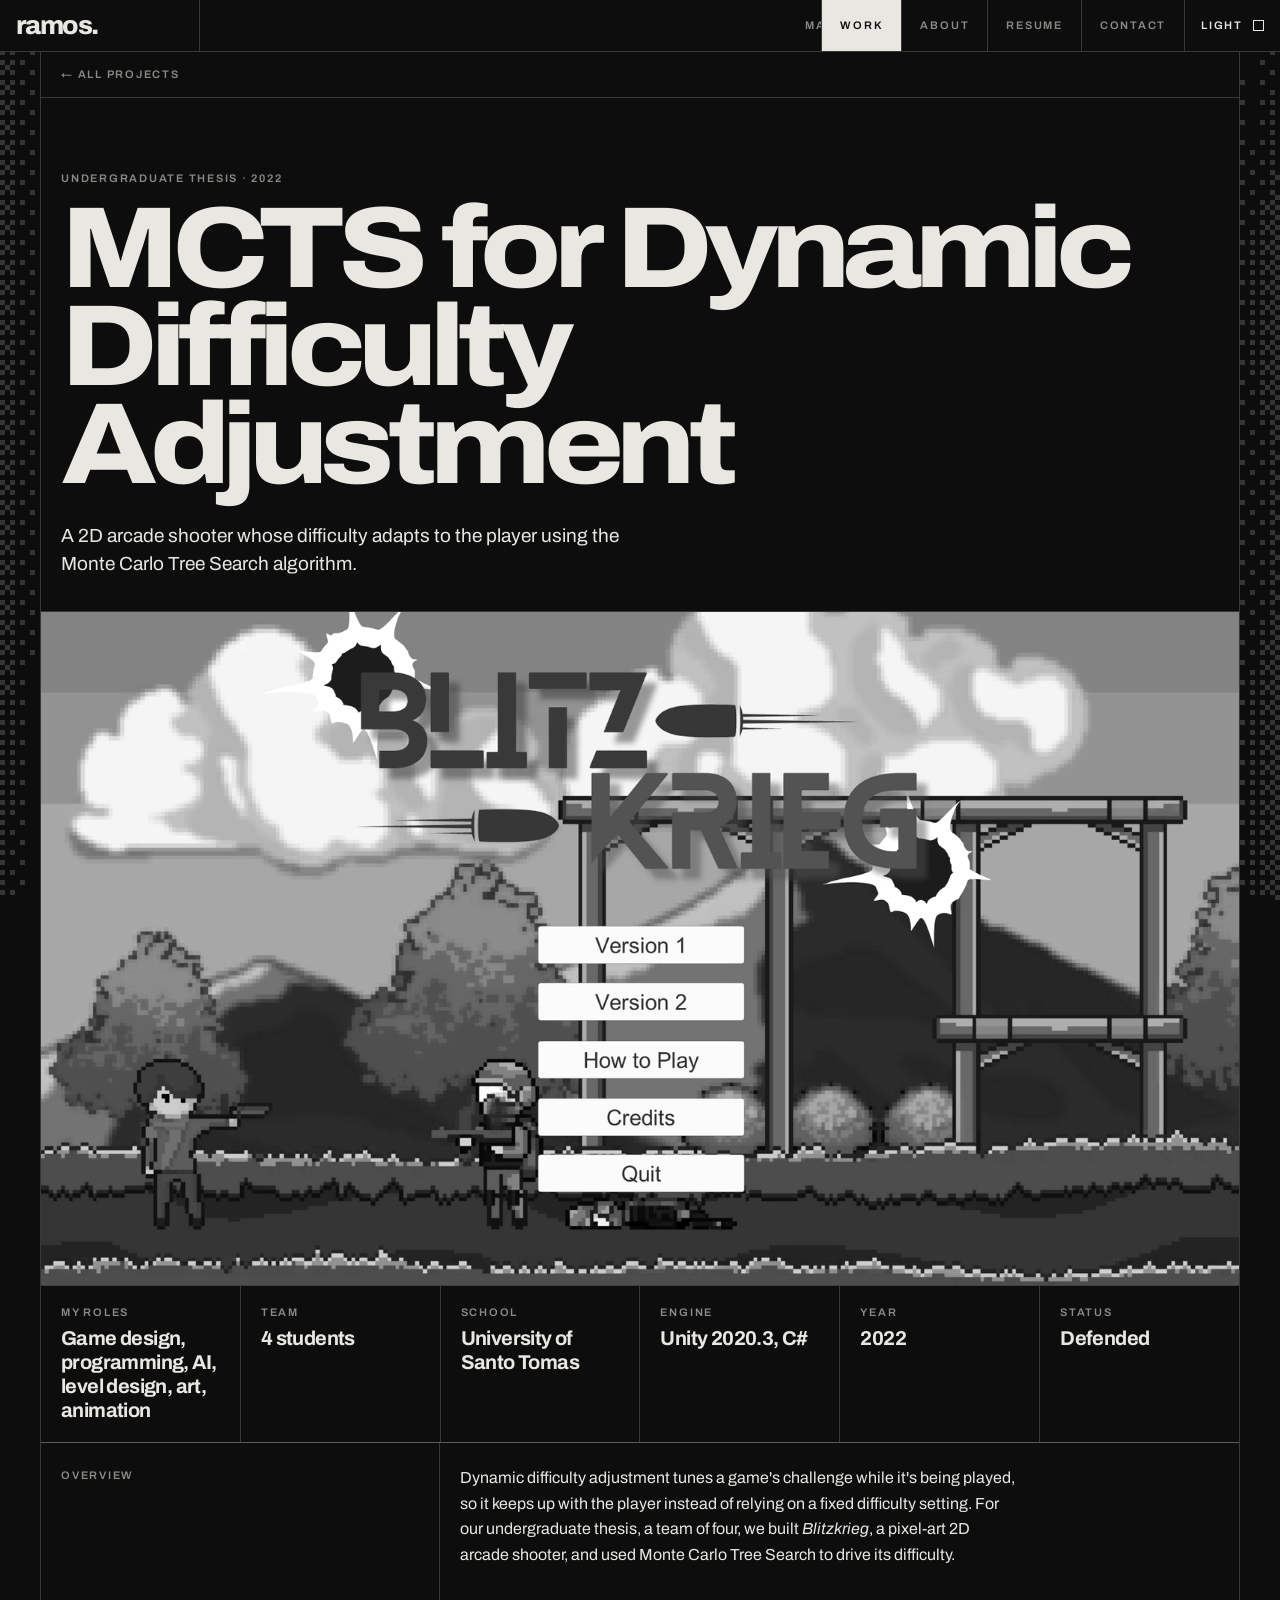
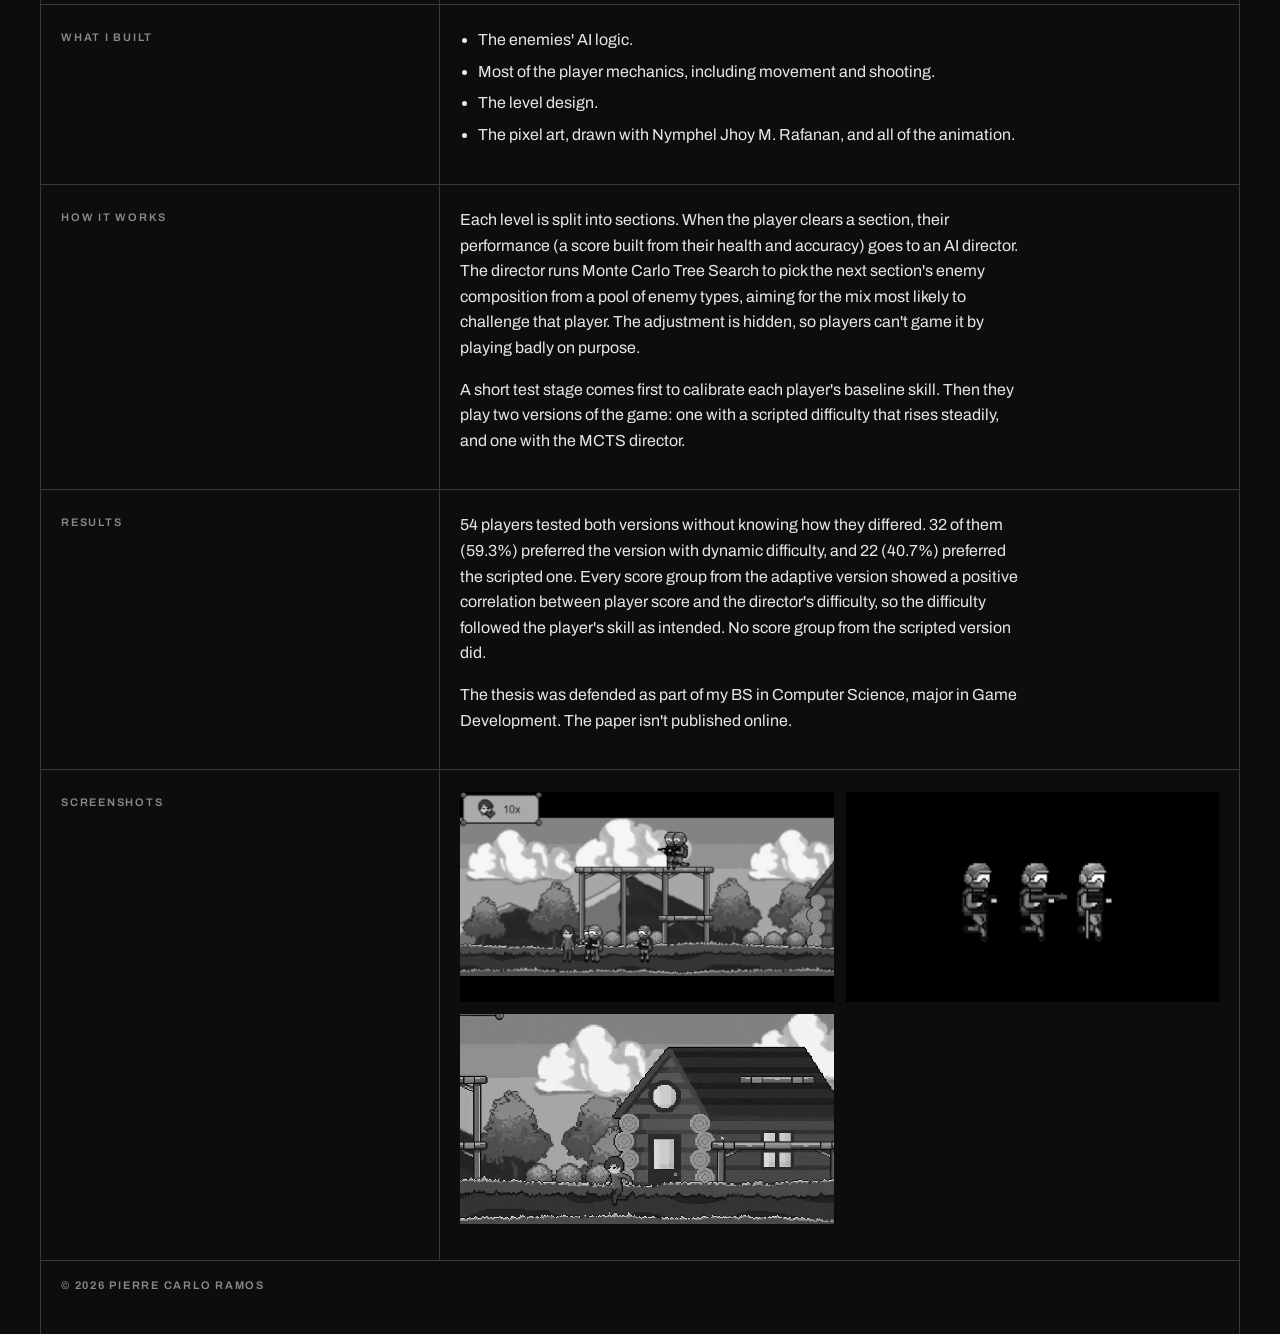
<file: docs/thesis.html>
<!doctype html>
<html lang="en" data-theme="dark">
<head>
  <meta charset="utf-8">
  <meta name="viewport" content="width=device-width, initial-scale=1">
  <title>MCTS for Dynamic Difficulty Adjustment · Pierre Carlo Ramos</title>
  <meta name="description" content="Undergraduate thesis: a 2D arcade shooter that adapts its difficulty with Monte Carlo Tree Search.">
  <link rel="canonical" href="https://pierreramos.github.io/thesis.html">
  <meta property="og:title" content="MCTS for Dynamic Difficulty Adjustment · Pierre Carlo Ramos">
  <meta property="og:description" content="Undergraduate thesis: a 2D arcade shooter that adapts its difficulty with Monte Carlo Tree Search.">
  <meta property="og:type" content="website">
  <meta property="og:url" content="https://pierreramos.github.io/thesis.html">
  <link rel="icon" href="data:image/svg+xml,%3Csvg xmlns='http://www.w3.org/2000/svg' viewBox='0 0 32 32'%3E%3Crect width='32' height='32' fill='%230d0d0d'/%3E%3Ctext x='16' y='23' font-family='Arial' font-weight='900' font-size='20' fill='%23e9e7e2' text-anchor='middle'%3Er.%3C/text%3E%3C/svg%3E">
  <link rel="preconnect" href="https://fonts.googleapis.com">
  <link rel="preconnect" href="https://fonts.gstatic.com" crossorigin>
  <link rel="stylesheet" href="https://fonts.googleapis.com/css2?family=Archivo:wdth,wght@62..125,400..900&display=swap">
  <link rel="stylesheet" href="css/style.css">
  <script>try { if (localStorage.getItem("theme") === "light") document.documentElement.dataset.theme = "light"; } catch (e) {}</script>
</head>
<body data-section="index.html">
<a class="skip-link" href="#content">Skip to content</a>
<header class="bar">
  <a class="logo" href="index.html" aria-label="Pierre Carlo Ramos, home">ramos.</a>
  <div class="ticker cap" aria-hidden="true"><span>Manila <b class="clock">--:--:--</b> PHT &nbsp;/&nbsp; Unity &nbsp;/&nbsp; C# &nbsp;/&nbsp; Gameplay systems &nbsp;/&nbsp; Game UI &nbsp;/&nbsp; Save systems &nbsp;/&nbsp; Pixel art &nbsp;/&nbsp; PC · PlayStation · Xbox · Mobile</span></div>
  <nav class="nav cap" id="nav" aria-label="Main">
    <a href="index.html">Work</a>
    <a href="about.html">About</a>
    <a href="resume.html">Resume</a>
    <a href="contact.html">Contact</a>
  </nav>
  <button class="theme-toggle cap" type="button" aria-pressed="false"><span>Light</span><i aria-hidden="true"></i></button>
  <button class="menu-toggle" type="button" aria-expanded="false" aria-controls="nav" aria-label="Menu"><b></b><b></b><b></b></button>
</header>
<main id="content" class="frame">
    <a class="back" href="index.html">← All projects</a>
    <header class="page-head">
      <p class="note">Undergraduate thesis · 2022</p>
      <h1>MCTS for Dynamic Difficulty Adjustment</h1>
      <p class="lead">A 2D arcade shooter whose difficulty adapts to the player using the Monte Carlo Tree Search algorithm.</p>
    </header>
    <figure class="shot hero-shot" data-file="thesis-cover.png"><img src="assets/img/thesis-cover.png" alt="Blitzkrieg main menu" loading="lazy"></figure>
    <dl class="facts"><div><dt>My roles</dt><dd>Game design, programming, AI, level design, art, animation</dd></div><div><dt>Team</dt><dd>4 students</dd></div><div><dt>School</dt><dd>University of Santo Tomas</dd></div><div><dt>Engine</dt><dd>Unity 2020.3, C#</dd></div><div><dt>Year</dt><dd>2022</dd></div><div><dt>Status</dt><dd>Defended</dd></div></dl>
    <section class="block"><h2>Overview</h2><div class="body"><p>Dynamic difficulty adjustment tunes a game's challenge while it's being played, so it keeps up with the
        player instead of relying on a fixed difficulty setting. For our undergraduate thesis, a team of four, we built
        <i>Blitzkrieg</i>, a pixel-art 2D arcade shooter, and used Monte Carlo Tree Search to drive its difficulty.</p></div></section>
    <section class="block"><h2>What I built</h2><div class="body"><ul>
          <li>The enemies' AI logic.</li>
          <li>Most of the player mechanics, including movement and shooting.</li>
          <li>The level design.</li>
          <li>The pixel art, drawn with Nymphel Jhoy M. Rafanan, and all of the animation.</li>
        </ul></div></section>
    <section class="block"><h2>How it works</h2><div class="body"><p>Each level is split into sections. When the player clears a section, their performance (a score built from
        their health and accuracy) goes to an AI director. The director runs Monte Carlo Tree Search to pick the next
        section's enemy composition from a pool of enemy types, aiming for the mix most likely to challenge that player.
        The adjustment is hidden, so players can't game it by playing badly on purpose.</p>
        <p>A short test stage comes first to calibrate each player's baseline skill. Then they play two versions of the
        game: one with a scripted difficulty that rises steadily, and one with the MCTS director.</p></div></section>
    <section class="block"><h2>Results</h2><div class="body"><p>54 players tested both versions without knowing how they differed. 32 of them (59.3%) preferred the version
        with dynamic difficulty, and 22 (40.7%) preferred the scripted one. Every score group from the adaptive version
        showed a positive correlation between player score and the director's difficulty, so the difficulty followed
        the player's skill as intended. No score group from the scripted version did.</p>
        <p>The thesis was defended as part of my BS in Computer Science, major in Game Development. The paper isn't
        published online.</p></div></section>
    <section class="block" aria-labelledby="gallery"><h2 id="gallery">Screenshots</h2><div class="body"><div class="gallery"><figure class="shot" data-file="thesis-1.png"><img src="assets/img/thesis-1.png" alt="Blitzkrieg gameplay: the player faces a mixed group of enemy soldiers" loading="lazy"></figure><figure class="shot" data-file="thesis-2.png"><img src="assets/img/thesis-2.png" alt="Blitzkrieg's three enemy types" loading="lazy"></figure><figure class="shot" data-file="thesis-3.webp"><img src="assets/img/thesis-3.webp" alt="Blitzkrieg gameplay clip" loading="lazy"></figure></div></div></section>
  <footer class="foot cap"><span>© 2026 Pierre Carlo Ramos</span></footer>
  </main>
<script src="js/main.js"></script>
</body>
</html>
</file>
<file: docs/css/style.css>
/* Ruled-grid theme: black, white and grays. Dark is the default; light is set on [data-theme="light"]. */
:root {
  --bg: #0d0d0d;
  --ink: #e9e7e2;
  --dim: #8c8a85;
  --line: rgba(233, 231, 226, 0.2);
  --ph: #151515;
  --font: "Archivo", system-ui, sans-serif;
  --pad: 20px;
  --max: 1200px;
  --bar: 52px;
  color-scheme: dark;
}
[data-theme="light"] {
  --bg: #e9e7e2;
  --ink: #111111;
  --dim: #5e5c58;
  --line: rgba(17, 17, 17, 0.22);
  --ph: #dbd8d1;
  color-scheme: light;
}

* { box-sizing: border-box; margin: 0; }
html { background: var(--bg); color: var(--ink); -webkit-text-size-adjust: 100%; transition: background 0.35s, color 0.35s; }
body { font: 400 16px/1.6 var(--font); }
a { color: inherit; }
img { display: block; max-width: 100%; }
ul { padding-left: 1.1em; }
::selection { background: var(--ink); color: var(--bg); }
:focus-visible { outline: 2px solid var(--ink); outline-offset: 2px; }

.sr-only { position: absolute; width: 1px; height: 1px; padding: 0; margin: -1px; overflow: hidden; clip: rect(0 0 0 0); white-space: nowrap; border: 0; }
.skip-link { position: absolute; left: -999px; top: 0; }
.skip-link:focus { left: 1rem; top: 1rem; background: var(--ink); color: var(--bg); padding: 0.5rem 1rem; z-index: 50; }

/* Type */
.cap, .note, .when, .back, .button, .label, .block > h2, dl dt {
  font-size: 11px; font-weight: 600; letter-spacing: 0.16em; text-transform: uppercase; line-height: 1.5;
}
.big, .page-head h1 { font-weight: 800; letter-spacing: -0.065em; line-height: 0.85; font-stretch: 112%; }

/* Top bar */
.bar {
  position: sticky; top: 0; z-index: 20; display: grid; grid-template-columns: 200px minmax(0, 1fr) auto auto;
  height: var(--bar); background: var(--bg); border-bottom: 1px solid var(--line); transition: background 0.35s;
}
.bar > * { display: flex; align-items: center; padding: 0 16px; border-right: 1px solid var(--line); }
.logo { font-size: 26px; font-weight: 800; letter-spacing: -0.06em; text-decoration: none; }
.ticker { overflow: hidden; white-space: nowrap; color: var(--dim); }
.ticker span { display: inline-block; padding-left: 100%; animation: tick 32s linear infinite; }
.ticker b { color: var(--ink); font-weight: 600; }
.nav { padding: 0; }
.nav a { height: 100%; display: flex; align-items: center; padding: 0 18px; text-decoration: none; color: var(--dim); border-left: 1px solid var(--line); }
.nav a:first-child { border-left: 0; }
.nav a:hover { color: var(--ink); }
.nav a[aria-current="page"] { background: var(--ink); color: var(--bg); }
.theme-toggle { gap: 10px; background: none; border: 0; border-right: 0; color: inherit; cursor: pointer; font-family: inherit; }
.theme-toggle i { width: 11px; height: 11px; border: 1px solid currentColor; }
[data-theme="light"] .theme-toggle i { background: currentColor; }
.menu-toggle { display: none; }
@keyframes tick { to { transform: translateX(-100%); } }

/* Frame: every top-level block is a ruled row */
.frame {
  position: relative; z-index: 1; max-width: var(--max); margin: 0 auto; background: var(--bg);
  border-left: 1px solid var(--line); border-right: 1px solid var(--line); transition: background 0.35s;
}
.backdrop { position: fixed; inset: 0; z-index: 0; width: 100%; height: 100%; pointer-events: none; image-rendering: pixelated; }
.frame > * { border-bottom: 1px solid var(--line); }
.frame > p { padding: 20px var(--pad); }
.row { display: grid; gap: 1px; background: var(--line); }
.row > * { background: var(--bg); transition: background 0.35s; }

/* Screenshots: grayscale until hovered; missing ones show a dither field with scanlines */
.shot { position: relative; margin: 0; aspect-ratio: 16 / 9; overflow: hidden; background: var(--ph); }
.shot img { width: 100%; height: 100%; object-fit: cover; filter: grayscale(1) contrast(1.05); transition: filter 0.5s; }
@media (hover: hover) { .shot:hover img, a:hover .shot img, a:focus-visible .shot img { filter: none; } }
@media (hover: none) { .shot img { filter: none; } }
.shot.missing img { display: none; }
.shot canvas { position: absolute; inset: 0; width: 100%; height: 100%; image-rendering: pixelated; }
.shot.missing::before {
  content: ""; position: absolute; inset: 0; z-index: 1; pointer-events: none;
  background: linear-gradient(160deg, transparent 35%, rgba(0, 0, 0, 0.3)),
              repeating-linear-gradient(0deg, var(--ph) 0 1px, transparent 1px 4px);
  opacity: 0.85;
}
.shot.missing::after {
  content: attr(data-file); position: absolute; left: 12px; bottom: 10px; z-index: 2; color: var(--dim);
  font-size: 11px; font-weight: 600; letter-spacing: 0.16em; text-transform: uppercase;
}

/* Inner pages */
.back { display: block; padding: 14px var(--pad); text-decoration: none; color: var(--dim); }
.back:hover { color: var(--ink); }
.page-head { padding: 72px var(--pad) 32px; }
.page-head .note { color: var(--dim); margin-bottom: 14px; }
.page-head h1 { font-size: clamp(52px, 9vw, 128px); }
.page-head .lead { max-width: 52ch; margin-top: 28px; font-size: 19px; line-height: 1.5; }
.hero-shot { border-bottom: 1px solid var(--line); }

dl.facts { display: grid; grid-template-columns: repeat(auto-fit, minmax(170px, 1fr)); gap: 1px; background: var(--line); }
dl.facts > div { padding: 18px var(--pad) 20px; background: var(--bg); transition: background 0.35s; }
dl.facts dt { color: var(--dim); }
dl.facts dd { margin-top: 6px; font-size: 20px; font-weight: 700; letter-spacing: -0.03em; line-height: 1.2; }

.block { display: grid; grid-template-columns: minmax(0, 1fr) minmax(0, 2fr); }
.block > h2 { padding: 24px var(--pad); border-right: 1px solid var(--line); color: var(--dim); }
.block > .body { padding: 22px var(--pad) 36px; }
.body > * + * { margin-top: 1em; }
.body p, .body > ul { max-width: 62ch; }
.body li + li { margin-top: 0.4em; }
.body .lead { font-size: 19px; line-height: 1.5; }

.entry + .entry { border-top: 1px solid var(--line); padding-top: 22px; margin-top: 22px; }
.entry-head { display: flex; justify-content: space-between; align-items: baseline; gap: 16px; }
.entry h3 { font-size: 20px; font-weight: 700; letter-spacing: -0.02em; line-height: 1.3; }
.entry .when { color: var(--dim); white-space: nowrap; }
.entry .sub { color: var(--dim); }
.entry ul { margin-top: 10px; }

dl.skills { display: grid; grid-template-columns: minmax(110px, 1fr) 3fr; }
dl.skills dt, dl.skills dd { padding: 12px 0; border-top: 1px solid var(--line); }
dl.skills dt { color: var(--dim); padding-right: 16px; }
dl.skills dt:first-of-type, dl.skills dt:first-of-type + dd { border-top: 0; padding-top: 0; }

.credits { list-style: none; padding: 0; }
.credits li { display: flex; justify-content: space-between; align-items: baseline; gap: 16px; padding: 12px 0; border-top: 1px solid var(--line); }
.credits li:first-child { border-top: 0; padding-top: 0; }
.credits .title { font-size: 20px; font-weight: 700; letter-spacing: -0.03em; }
.credits .meta, .note { color: var(--dim); }

.links { list-style: none; padding: 0; display: flex; flex-wrap: wrap; gap: 10px; }
.button { display: inline-flex; align-items: center; padding: 14px 20px; border: 1px solid var(--line); text-decoration: none; transition: background 0.2s, color 0.2s; }
.button:hover, .button.primary { background: var(--ink); color: var(--bg); border-color: var(--ink); }
.button.primary:hover { background: transparent; color: var(--ink); }

.gallery { display: grid; grid-template-columns: 1fr 1fr; gap: 12px; }

.contact-list { list-style: none; padding: 0; }
.contact-list li { display: grid; grid-template-columns: 180px 1fr; gap: 16px; padding: 18px var(--pad); border-top: 1px solid var(--line); font-size: 18px; }
.contact-list li:first-child { border-top: 0; }
.contact-list .label { color: var(--dim); padding-top: 4px; }

/* Home */
.hero-media { grid-template-columns: 2fr 1fr; }
.hero-media .shot { aspect-ratio: auto; height: min(52vh, 460px); }
.hero-name { grid-template-columns: 1.6fr 0.8fr 0.6fr; }
.hero-name h1 { font-size: clamp(88px, 17vw, 230px); padding: 28px var(--pad) 18px; }
.roles { display: flex; flex-direction: column; justify-content: flex-end; padding: var(--pad); font-size: 18px; line-height: 1.35; }
.mark { display: grid; place-items: center; padding: var(--pad); }
.mark svg { width: 70%; max-width: 110px; }
.section-head { padding: 64px var(--pad) 16px; }
.section-head h2 { font-size: clamp(60px, 10vw, 128px); }
.bio { grid-template-columns: 1fr 2fr; }
.bio > p { padding: 24px var(--pad) 40px; max-width: 46ch; box-sizing: content-box; }
.bio dl.facts { grid-template-columns: 1fr 1fr; }
.bio dl.facts dd { font-size: 34px; font-weight: 800; letter-spacing: -0.04em; line-height: 1.1; }

.works { grid-template-columns: 1fr 1fr; }
.work { display: grid; grid-template-rows: auto auto 1fr; text-decoration: none; transition: background 0.3s, color 0.3s; }
.work header { display: flex; justify-content: space-between; gap: 12px; padding: 14px var(--pad); }
.work .shot { margin: 0 var(--pad); }
.work footer { padding: 18px var(--pad) 24px; }
.work h3 { font-size: 34px; font-weight: 800; letter-spacing: -0.045em; line-height: 1; margin-bottom: 8px; }
.work p { color: var(--dim); max-width: 44ch; transition: color 0.3s; }
.work:hover, .work:focus-visible { background: var(--ink); color: var(--bg); }
.work:hover p, .work:focus-visible p { color: var(--bg); }

.marquee { display: block; overflow: hidden; white-space: nowrap; padding: 12px 0; color: var(--dim); text-decoration: none; }
.marquee:hover { color: var(--ink); }
.marquee span { display: inline-block; animation: tick 40s linear infinite; }

.credit-row { grid-template-columns: 1fr 1fr 1fr; }
.credit-row > div { padding: var(--pad); }
.credit-row h3 { font-size: 22px; font-weight: 700; letter-spacing: -0.03em; line-height: 1.2; margin: 8px 0 4px; }
.credit-row p { color: var(--dim); }

.say { grid-template-columns: 2fr 1fr; }
.say .mail { display: block; padding: 28px var(--pad); font-size: clamp(28px, 4.4vw, 56px); font-weight: 800; letter-spacing: -0.05em; line-height: 1.1; text-decoration: none; overflow-wrap: anywhere; }
.say .mail:hover { text-decoration: underline; text-decoration-thickness: 2px; }
.say .out { display: flex; flex-direction: column; }
.say .out a { flex: 1; display: flex; justify-content: space-between; align-items: center; padding: 14px var(--pad); text-decoration: none; border-top: 1px solid var(--line); }
.say .out a:first-child { border-top: 0; }
.say .out a:hover { background: var(--ink); color: var(--bg); }

.foot { display: flex; justify-content: space-between; gap: 12px; padding: 16px var(--pad) 40px; color: var(--dim); }
.frame > .foot { border-bottom: 0; }

@media (prefers-reduced-motion: reduce) {
  .ticker span, .marquee span { animation: none; padding-left: 0; }
  html, .row > *, .work { transition: none; }
}

@media (max-width: 1000px) { .ticker span { visibility: hidden; } }

@media (max-width: 820px) {
  :root { --pad: 16px; }
  .bar { grid-template-columns: minmax(0, 1fr) auto var(--bar); }
  .ticker { display: none !important; }
  .theme-toggle { border-right: 1px solid var(--line); }
  .menu-toggle { display: flex; flex-direction: column; justify-content: center; align-items: center; gap: 5px; padding: 0; background: none; border: 0; color: inherit; cursor: pointer; }
  .menu-toggle b { width: 18px; height: 1px; background: currentColor; }
  .nav { display: none; position: absolute; top: var(--bar); left: 0; right: 0; flex-direction: column; align-items: stretch; background: var(--bg); border-bottom: 1px solid var(--line); border-right: 0; }
  .bar.open .nav { display: flex; }
  .nav a { height: var(--bar); border-left: 0; border-top: 1px solid var(--line); padding: 0 var(--pad); }

  .hero-media, .hero-name, .bio, .works, .credit-row, .say, .block { grid-template-columns: 1fr; }
  .bio dl.facts dd { font-size: 26px; }
  .hero-media .shot { height: auto; aspect-ratio: 16 / 9; }
  .mark { display: none; }
  .block > h2 { border-right: 0; padding-bottom: 0; }
  .block > .body { padding-top: 12px; }
  .gallery { grid-template-columns: 1fr; }
  .contact-list li { grid-template-columns: 1fr; gap: 2px; }
  .entry-head { flex-direction: column; gap: 2px; }
  .foot { flex-direction: column; }
}

@media print {
  :root, [data-theme="light"] { --bg: #fff; --ink: #000; --dim: #444; --line: #bbb; }
  .bar, .foot, .no-print { display: none !important; }
  .frame { border: 0; }
}

/* Shipped credits with official art */
.credit .shot { margin-bottom: 14px; }
.credit .fine { margin-top: 10px; font-size: 12px; color: var(--dim); }
.credit .fine a { color: inherit; }
.credit .fine a:hover { color: var(--ink); }

/* Animated pixel-art clips are stored at native size; keep them crisp when scaled */
.shot img[src$=".webp"] { image-rendering: pixelated; }
.shot img.fit { object-fit: contain; background: #0d0d0d; }
</file>
